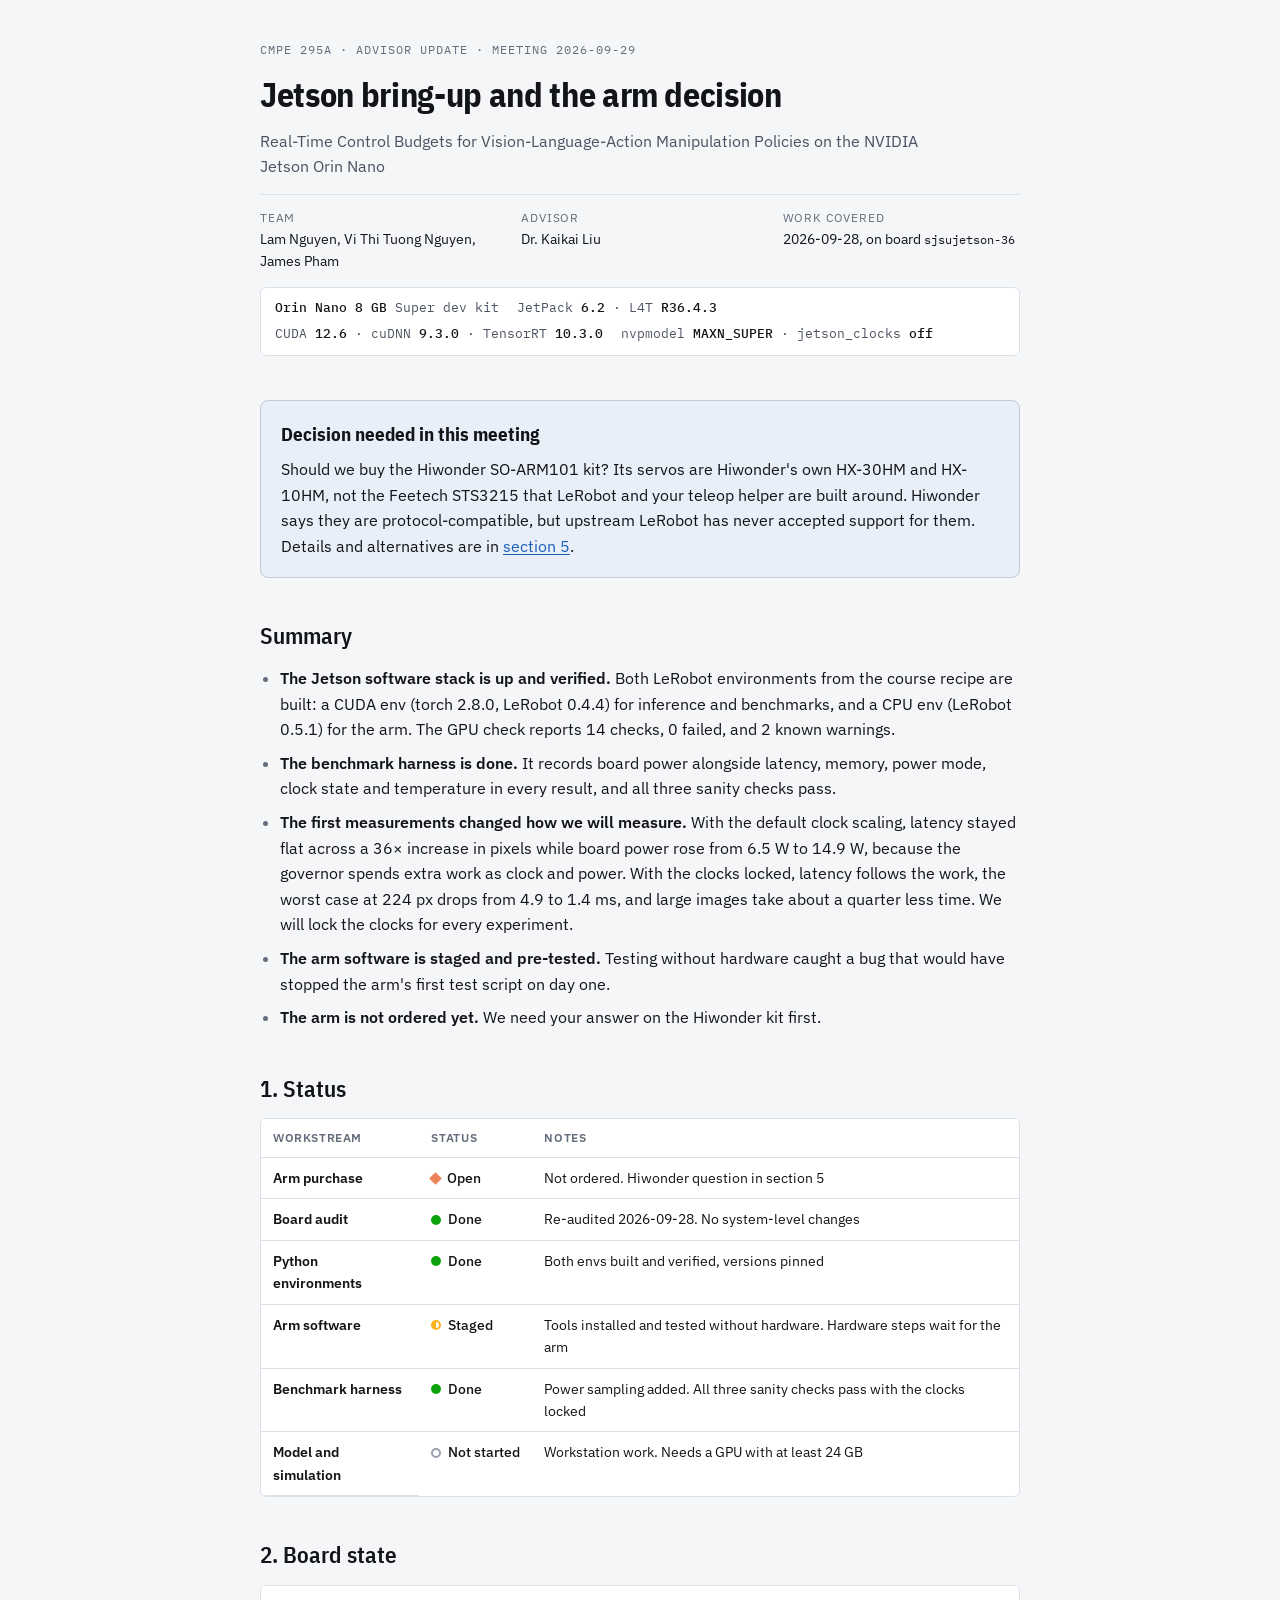
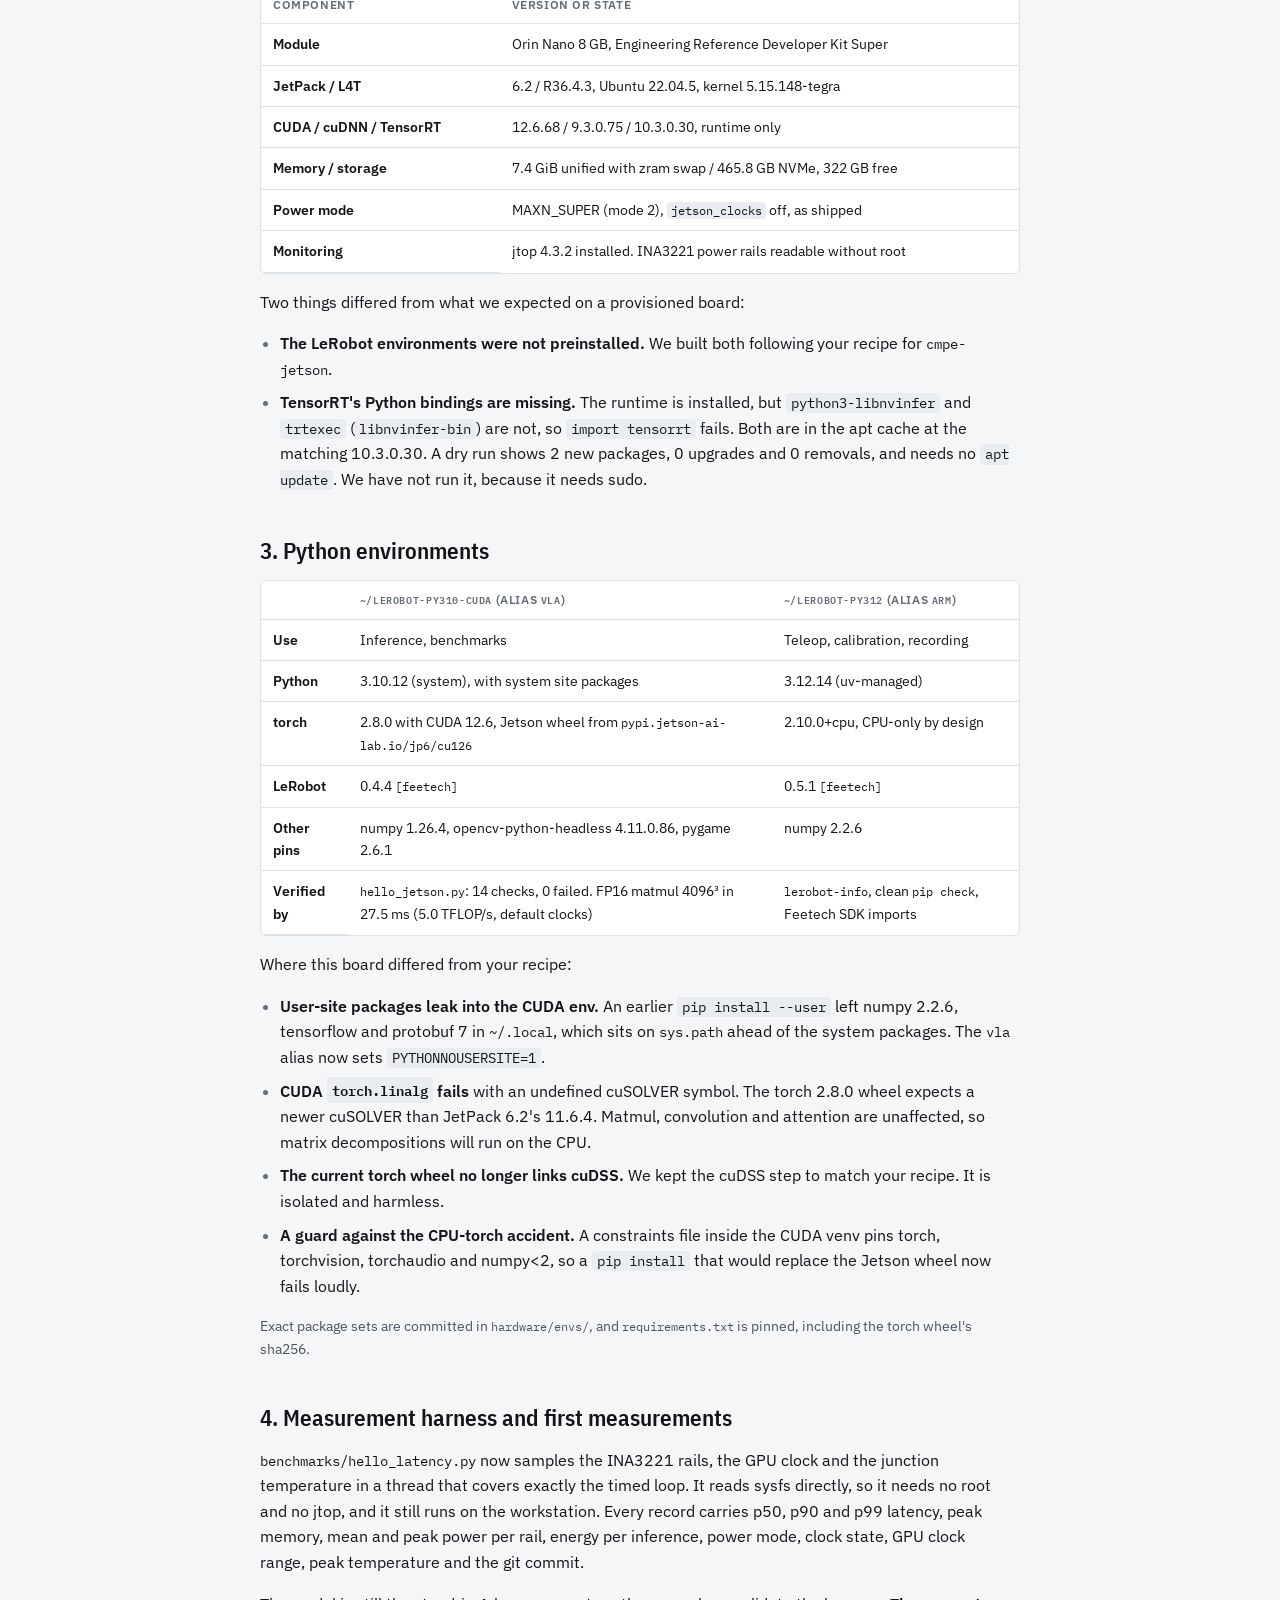
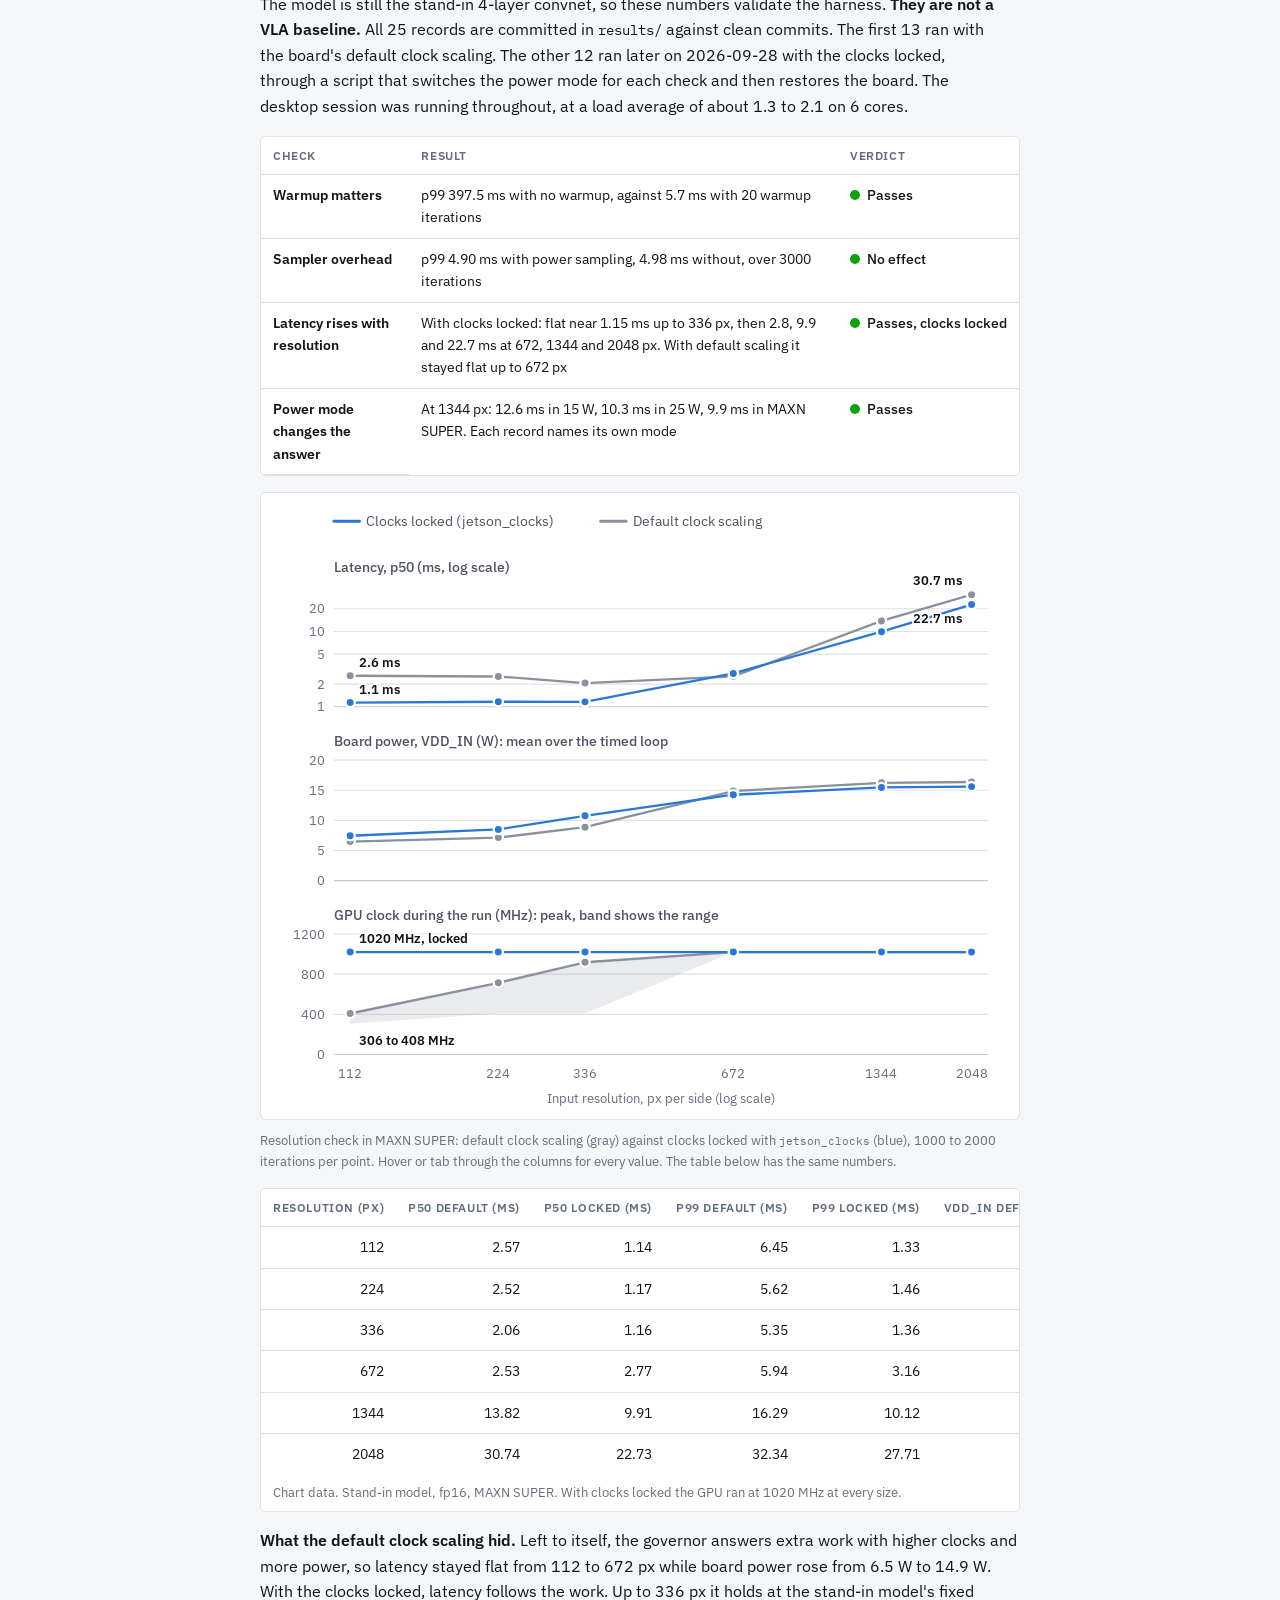
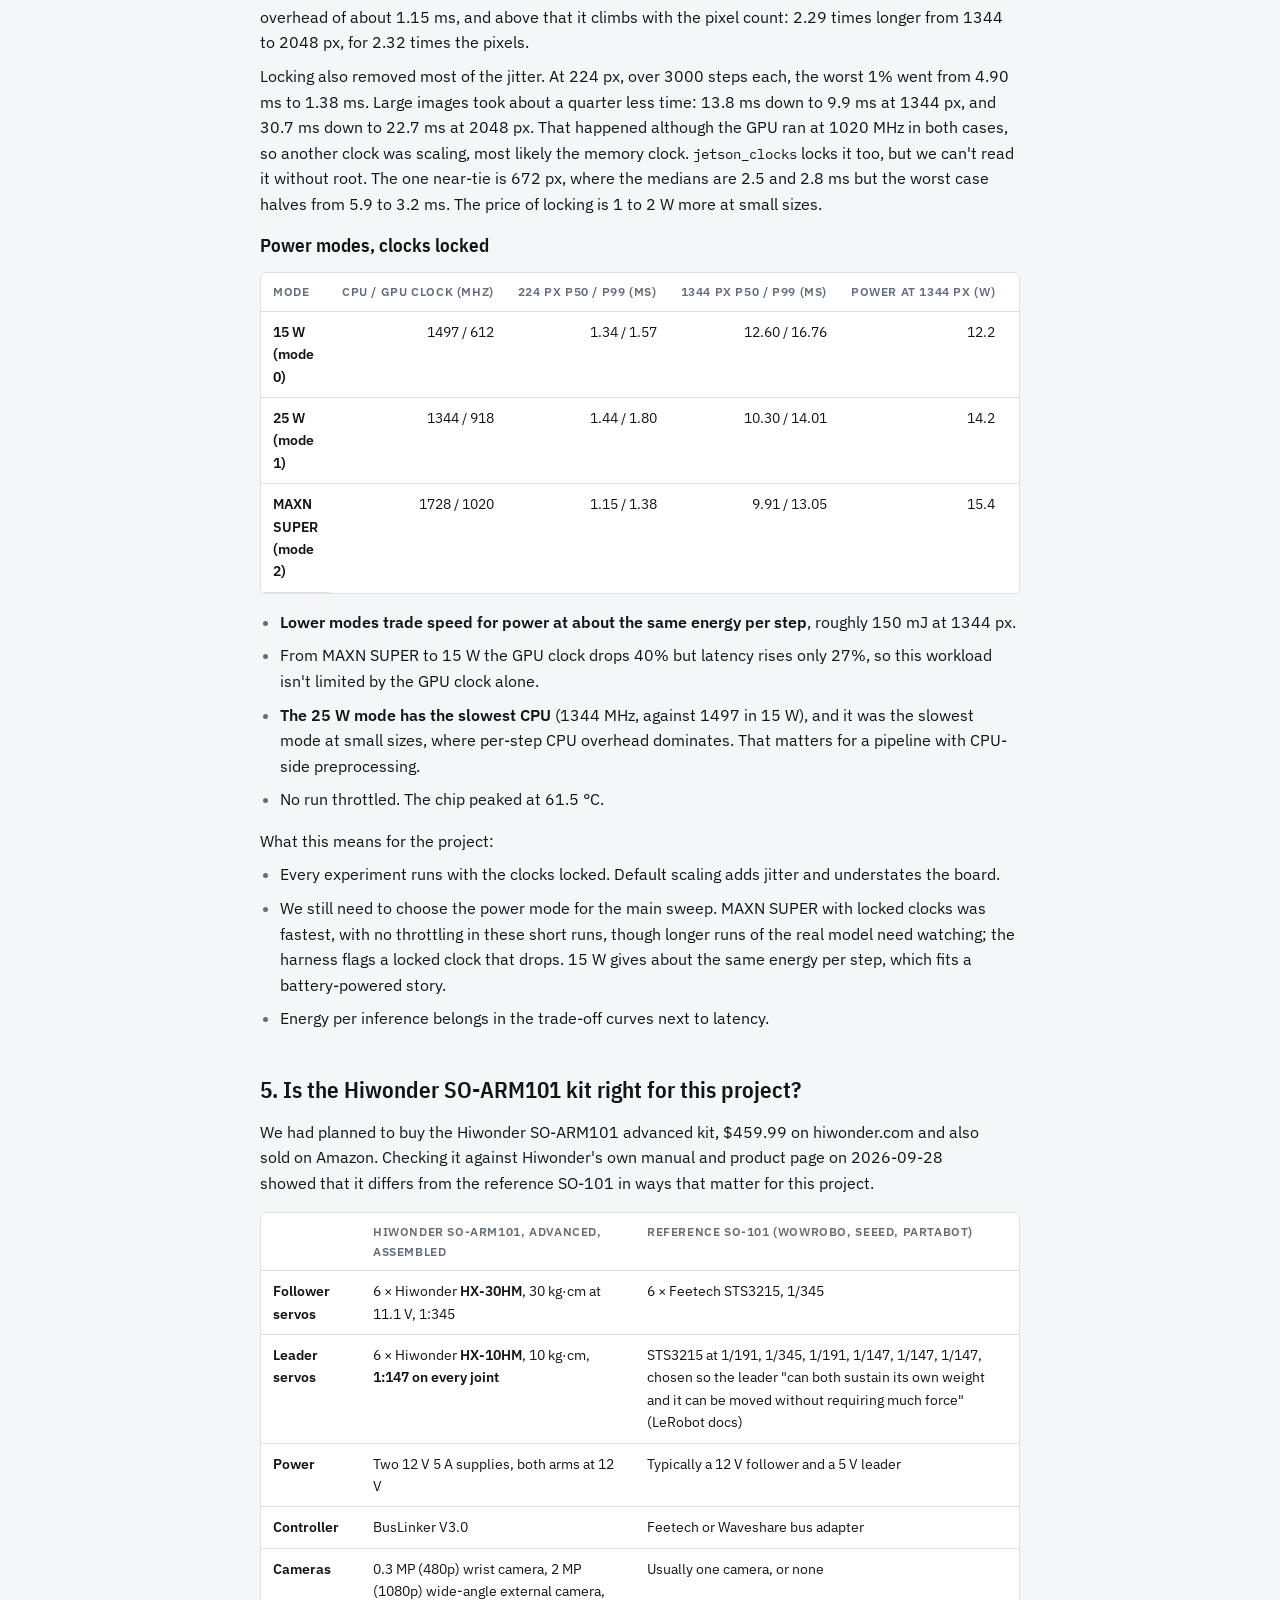
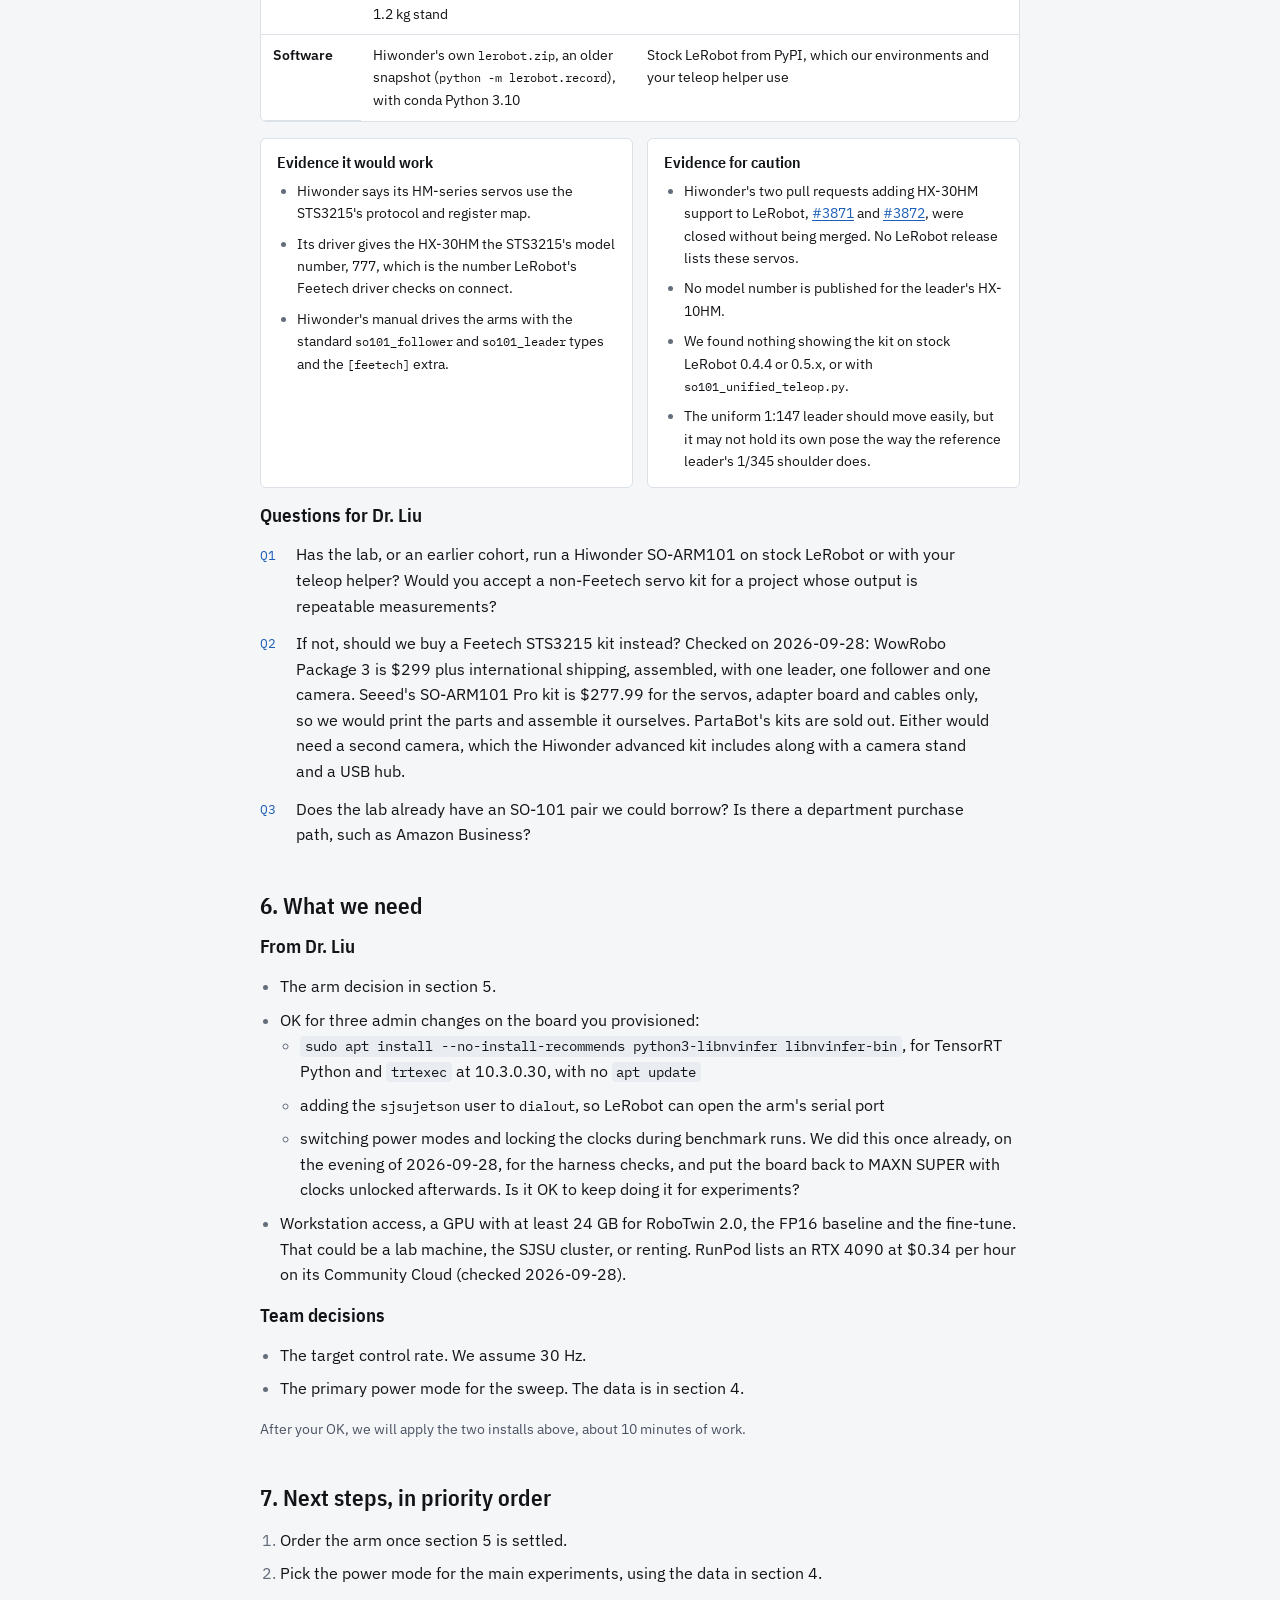
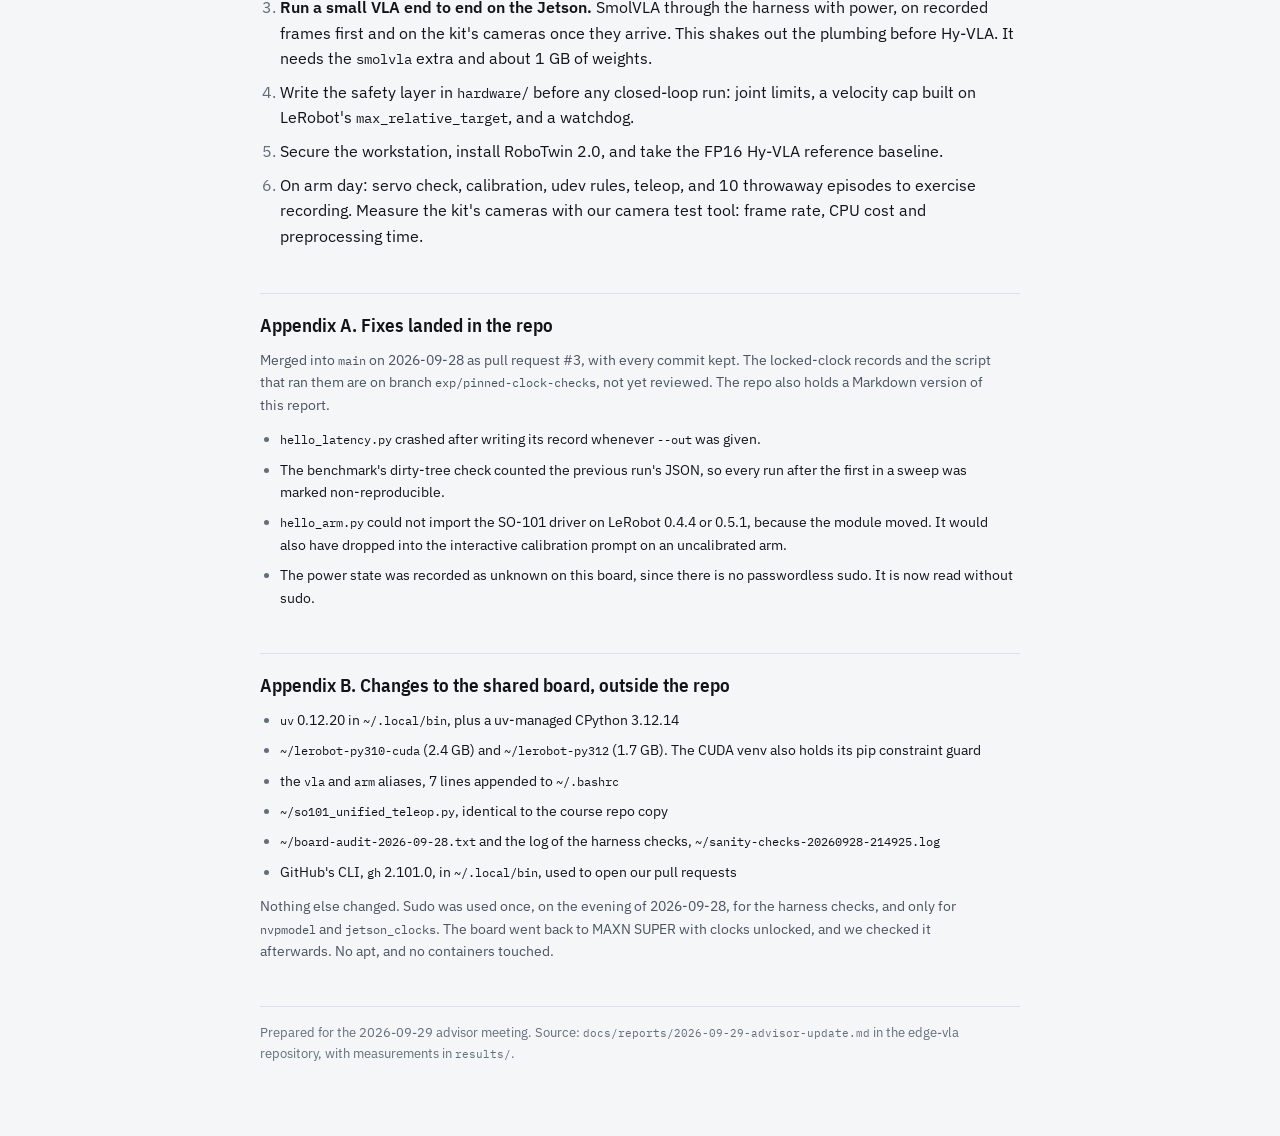
<file: docs/reports/2026-09-29-advisor-update.html>
<!doctype html><html><head><meta charset=utf8><meta name=viewport content="width=device-width,initial-scale=1,viewport-fit=cover"><style>:root{color-scheme:light;box-sizing:border-box;padding-top:env(safe-area-inset-top,0px);padding-bottom:env(safe-area-inset-bottom,0px)}html{scroll-padding-top:env(safe-area-inset-top,0px)}body{margin:0;padding:0;font:14px -apple-system,BlinkMacSystemFont,sans-serif;background:#faf9f5;color:#141413}img{max-width:100%}[hidden]:not([hidden=until-found i]){display:none!important}</style></head><body>
<title>Edge-VLA Advisor Update</title>
<link rel="preconnect" href="https://fonts.googleapis.com">
<link rel="preconnect" href="https://fonts.gstatic.com" crossorigin>
<link rel="stylesheet" href="https://fonts.googleapis.com/css2?family=IBM+Plex+Mono:wght@400;500&family=IBM+Plex+Sans+Condensed:wght@500;600;700&family=IBM+Plex+Sans:ital,wght@0,400;0,500;0,600;1,400&display=swap">
<style>
/* Layout: one column read like a lab report. A datasheet strip under the title, a 46rem measure, and wide tables scrolling inside their own box. */
:root {
  --bg: #f4f6f8;
  --paper: #ffffff;
  --ink: #121417;
  --ink-2: #4b5261;
  --muted: #646d7c;
  --rule: #dce1e7;
  --rule-strong: #c2c9d3;
  --accent: #1d5fb8;
  --accent-wash: #e8eff9;
  --series: #2a78d6;
  --series-wash: rgba(42, 120, 214, 0.10);
  --series-band: rgba(42, 120, 214, 0.16);
  --series-2: #8a919e;
  --series-2-band: rgba(138, 145, 158, 0.18);
  --code: #e9edf2;
  --good: #0ca30c;
  --warn: #fab219;
  --serious: #ec835a;
  --critical: #d03b3b;
  --neutral: #98a0ad;
  --font-display: "IBM Plex Sans Condensed", "Arial Narrow", "Roboto Condensed", system-ui, sans-serif;
  --font-body: "IBM Plex Sans", system-ui, -apple-system, "Segoe UI", Roboto, sans-serif;
  --font-mono: "IBM Plex Mono", ui-monospace, SFMono-Regular, Menlo, Consolas, monospace;
  --step-0: 1rem;
  --step-1: 1.1875rem;
  --step-2: 1.4375rem;
  --step-3: 2.125rem;
  --small: 0.875rem;
}
@media (prefers-color-scheme: dark) {
  :root:not([data-theme="light"]) {
    --bg: #0f1216;
    --paper: #161a20;
    --ink: #eef1f5;
    --ink-2: #b8c0cc;
    --muted: #939cab;
    --rule: #272d36;
    --rule-strong: #3b434f;
    --accent: #7cb0f6;
    --accent-wash: #15253b;
    --series: #3987e5;
    --series-wash: rgba(57, 135, 229, 0.14);
    --series-band: rgba(57, 135, 229, 0.22);
    --series-2: #858d99;
    --series-2-band: rgba(133, 141, 153, 0.20);
    --code: #1e242c;
    color-scheme: dark;
  }
}
:root[data-theme="dark"] {
  --bg: #0f1216;
  --paper: #161a20;
  --ink: #eef1f5;
  --ink-2: #b8c0cc;
  --muted: #939cab;
  --rule: #272d36;
  --rule-strong: #3b434f;
  --accent: #7cb0f6;
  --accent-wash: #15253b;
  --series: #3987e5;
  --series-wash: rgba(57, 135, 229, 0.14);
  --series-band: rgba(57, 135, 229, 0.22);
  --series-2: #858d99;
  --series-2-band: rgba(133, 141, 153, 0.20);
  --code: #1e242c;
  color-scheme: dark;
}

* { box-sizing: border-box; }
body {
  background: var(--bg);
  color: var(--ink);
  font-family: var(--font-body);
  font-size: var(--step-0);
  line-height: 1.6;
  -webkit-font-smoothing: antialiased;
}
.wrap {
  max-width: 50rem;
  margin: 0 auto;
  padding-inline: 20px;
  padding-block: 40px 72px;
  display: grid;
  gap: 44px;
}
a { color: var(--accent); text-underline-offset: 2px; }
a:focus-visible, summary:focus-visible { outline: 2px solid var(--accent); outline-offset: 2px; border-radius: 2px; }
code, .mono { font-family: var(--font-mono); font-size: 0.86em; }
code { background: var(--code); padding: 0.08em 0.35em; border-radius: 4px; overflow-wrap: anywhere; }
h1, h2, h3 { font-family: var(--font-display); text-wrap: balance; margin: 0; line-height: 1.2; }
h1 { font-size: var(--step-3); font-weight: 700; letter-spacing: -0.01em; }
h2 { font-size: var(--step-2); font-weight: 600; }
h3 { font-size: var(--step-1); font-weight: 600; }
p, ul, ol { margin: 0; }
section { display: grid; gap: 16px; min-width: 0; }
section > p, section li { max-width: 46rem; }
ul, ol { padding-left: 1.25rem; display: grid; gap: 8px; }
li::marker { color: var(--muted); }
strong { font-weight: 600; }

/* Masthead */
.masthead { display: grid; gap: 14px; }
.eyebrow {
  font-family: var(--font-mono); font-size: 0.78rem; letter-spacing: 0.08em;
  text-transform: uppercase; color: var(--muted);
}
.project { color: var(--ink-2); max-width: 44rem; }
.meta {
  display: grid; grid-template-columns: repeat(auto-fit, minmax(12rem, 1fr));
  gap: 10px 24px; margin: 0; padding-top: 14px; border-top: 1px solid var(--rule);
}
.meta div { min-width: 0; }
.meta dt { font-size: 0.74rem; letter-spacing: 0.07em; text-transform: uppercase; color: var(--muted); }
.meta dd { margin: 0; font-size: var(--small); }
.spec {
  font-family: var(--font-mono); font-size: 0.8rem; color: var(--ink-2);
  display: flex; flex-wrap: wrap; gap: 6px 18px; padding: 10px 14px;
  background: var(--paper); border: 1px solid var(--rule); border-radius: 6px;
}
.spec span { white-space: nowrap; }
.spec b { font-weight: 500; color: var(--ink); }

/* Decision callout: the one thing this meeting has to settle */
.decision {
  display: grid; gap: 8px; padding: 18px 20px;
  background: var(--accent-wash); border: 1px solid var(--rule-strong); border-radius: 8px;
}
.decision-label {
  font-family: var(--font-display); font-weight: 700; font-size: var(--step-1); color: var(--ink);
}

/* Tables */
.table-scroll { overflow-x: auto; background: var(--paper); border: 1px solid var(--rule); border-radius: 6px; }
table { border-collapse: collapse; width: 100%; font-size: var(--small); }
th, td { text-align: left; vertical-align: top; padding: 9px 12px; border-bottom: 1px solid var(--rule); }
tr:last-child td { border-bottom: 0; }
thead th {
  font-weight: 600; font-size: 0.76rem; letter-spacing: 0.05em; text-transform: uppercase;
  color: var(--muted); background: var(--paper);
}
tbody th { font-weight: 600; }
td.num, th.num { text-align: right; font-variant-numeric: tabular-nums; white-space: nowrap; }
caption { caption-side: bottom; text-align: left; padding: 8px 12px; color: var(--muted); font-size: 0.8rem; }
table.wide { min-width: 38rem; }

/* Status pills: shape and label carry the state, color only supports them */
.pill { display: inline-flex; align-items: center; gap: 7px; white-space: nowrap; font-weight: 500; }
.mark { width: 10px; height: 10px; flex: none; display: inline-block; }
.mark.done { background: var(--good); border-radius: 50%; }
.mark.part { border-radius: 50%; border: 2px solid var(--warn); background: linear-gradient(90deg, var(--warn) 50%, transparent 50%); }
.mark.open { background: var(--serious); transform: rotate(45deg); width: 9px; height: 9px; }
.mark.todo { border-radius: 50%; border: 2px solid var(--neutral); }

/* Figure */
figure { margin: 0; display: grid; gap: 10px; position: relative; min-width: 0; }
.chart-card { background: var(--paper); border: 1px solid var(--rule); border-radius: 6px; overflow-x: auto; padding: 12px 8px 4px; }
svg.chart { display: block; width: 100%; min-width: 520px; height: auto; font-family: var(--font-body); }
figcaption { color: var(--muted); font-size: 0.82rem; max-width: 46rem; }
.chart .grid { stroke: var(--rule); stroke-width: 1; }
.chart .baseline { stroke: var(--rule-strong); stroke-width: 1; }
.chart .tick { fill: var(--muted); font-size: 11px; font-variant-numeric: tabular-nums; }
.chart .panel-title { fill: var(--ink-2); font-size: 12.5px; font-weight: 500; }
.chart .axis-title { fill: var(--muted); font-size: 11.5px; }
.chart .line { fill: none; stroke: var(--series); stroke-width: 2; stroke-linejoin: round; stroke-linecap: round; }
.chart .area { fill: var(--series-wash); }
.chart .band { fill: var(--series-band); }
.chart .dot { fill: var(--series); stroke: var(--paper); stroke-width: 2; }
.chart .dot.on { r: 5.5; }
.chart .dlabel { fill: var(--ink); font-size: 11.5px; font-weight: 600; font-variant-numeric: tabular-nums; paint-order: stroke; stroke: var(--paper); stroke-width: 3px; stroke-linejoin: round; }
.chart .annot { stroke: var(--muted); stroke-width: 1; }
.chart .annot-label { fill: var(--ink-2); font-size: 11.5px; font-style: italic; }
.chart .crosshair { stroke: var(--ink-2); stroke-width: 1; }
.chart .line-default { stroke: var(--series-2); }
.chart .dot-default { fill: var(--series-2); }
.chart .band-default { fill: var(--series-2-band); }
.chart .key { stroke-width: 2.5; stroke-linecap: round; }
.chart .key-locked { stroke: var(--series); }
.chart .key-default { stroke: var(--series-2); }
.chart .legend-text { fill: var(--ink-2); font-size: 12px; }
.tip-key.default { background: var(--series-2); }
.tip-group { font-size: 0.74rem; letter-spacing: 0.05em; text-transform: uppercase; color: var(--muted); margin-top: 4px; }
.chart .hit { fill: transparent; cursor: crosshair; }
.chart .hit:focus { outline: none; }
.chart .hit:focus-visible { stroke: var(--accent); stroke-width: 2; }
.tip {
  position: absolute; top: 44px; left: 0; z-index: 2; pointer-events: none;
  background: var(--paper); border: 1px solid var(--rule-strong); border-radius: 6px;
  padding: 10px 12px; font-size: 0.8rem; display: grid; gap: 3px; min-width: 11rem;
  box-shadow: 0 4px 16px rgba(0, 0, 0, 0.12);
}
.tip-head { font-weight: 600; color: var(--ink); margin-bottom: 2px; }
.tip-row { display: grid; grid-template-columns: 14px auto 1fr; align-items: center; gap: 8px; color: var(--ink-2); }
.tip-row strong { color: var(--ink); font-variant-numeric: tabular-nums; }
.tip-key { width: 12px; height: 2px; background: var(--series); border-radius: 1px; }

/* Findings list after the chart */
.takeaways { display: grid; gap: 8px; }

/* Question list for Dr. Liu */
.questions { counter-reset: q; list-style: none; padding: 0; display: grid; gap: 12px; }
.questions li { counter-increment: q; display: grid; grid-template-columns: 2rem 1fr; gap: 4px; }
.questions li::before {
  content: "Q" counter(q); font-family: var(--font-mono); font-size: 0.8rem; color: var(--accent);
  padding-top: 0.2rem;
}

.evidence { display: grid; grid-template-columns: repeat(auto-fit, minmax(15rem, 1fr)); gap: 14px; }
.evidence > div { background: var(--paper); border: 1px solid var(--rule); border-radius: 6px; padding: 14px 16px; display: grid; gap: 8px; align-content: start; min-width: 0; }
.evidence h3 { font-size: 1rem; }
.evidence ul { font-size: var(--small); }

.muted { color: var(--muted); }
.fine { font-size: var(--small); color: var(--ink-2); }
.appendix { display: grid; gap: 12px; padding-top: 20px; border-top: 1px solid var(--rule); }
.appendix h2 { font-size: var(--step-1); }
.appendix ul { font-size: var(--small); }
footer { font-size: 0.8rem; color: var(--muted); border-top: 1px solid var(--rule); padding-top: 16px; }

@media (max-width: 480px) {
  .wrap { padding-block: 28px 56px; gap: 36px; }
  h1 { font-size: 1.75rem; }
}
@media (prefers-reduced-motion: reduce) { * { scroll-behavior: auto; } }
</style>
<main class="wrap">

<header class="masthead">
  <p class="eyebrow">CMPE 295A · Advisor update · Meeting 2026-09-29</p>
  <h1>Jetson bring-up and the arm decision</h1>
  <p class="project">Real-Time Control Budgets for Vision-Language-Action Manipulation Policies on the NVIDIA Jetson Orin Nano</p>
  <dl class="meta">
    <div><dt>Team</dt><dd>Lam Nguyen, Vi Thi Tuong Nguyen, James Pham</dd></div>
    <div><dt>Advisor</dt><dd>Dr. Kaikai Liu</dd></div>
    <div><dt>Work covered</dt><dd>2026-09-28, on board <span class="mono">sjsujetson-36</span></dd></div>
  </dl>
  <p class="spec" aria-label="Board specification">
    <span><b>Orin Nano 8 GB</b> Super dev kit</span>
    <span>JetPack <b>6.2</b> · L4T <b>R36.4.3</b></span>
    <span>CUDA <b>12.6</b> · cuDNN <b>9.3.0</b> · TensorRT <b>10.3.0</b></span>
    <span>nvpmodel <b>MAXN_SUPER</b> · jetson_clocks <b>off</b></span>
  </p>
</header>

<aside class="decision" aria-labelledby="decision-label">
  <p class="decision-label" id="decision-label">Decision needed in this meeting</p>
  <p>Should we buy the Hiwonder SO-ARM101 kit? Its servos are Hiwonder's own HX-30HM and HX-10HM, not the Feetech STS3215 that LeRobot and your teleop helper are built around. Hiwonder says they are protocol-compatible, but upstream LeRobot has never accepted support for them. Details and alternatives are in <a href="#arm">section 5</a>.</p>
</aside>

<section aria-labelledby="summary">
  <h2 id="summary">Summary</h2>
  <ul>
    <li><strong>The Jetson software stack is up and verified.</strong> Both LeRobot environments from the course recipe are built: a CUDA env (torch 2.8.0, LeRobot 0.4.4) for inference and benchmarks, and a CPU env (LeRobot 0.5.1) for the arm. The GPU check reports 14 checks, 0 failed, and 2 known warnings.</li>
    <li><strong>The benchmark harness is done.</strong> It records board power alongside latency, memory, power mode, clock state and temperature in every result, and all three sanity checks pass.</li>
    <li><strong>The first measurements changed how we will measure.</strong> With the default clock scaling, latency stayed flat across a 36× increase in pixels while board power rose from 6.5 W to 14.9 W, because the governor spends extra work as clock and power. With the clocks locked, latency follows the work, the worst case at 224 px drops from 4.9 to 1.4 ms, and large images take about a quarter less time. We will lock the clocks for every experiment.</li>
    <li><strong>The arm software is staged and pre-tested.</strong> Testing without hardware caught a bug that would have stopped the arm's first test script on day one.</li>
    <li><strong>The arm is not ordered yet.</strong> We need your answer on the Hiwonder kit first.</li>
  </ul>
</section>

<section aria-labelledby="status">
  <h2 id="status">1. Status</h2>
  <div class="table-scroll">
    <table class="wide">
      <thead><tr><th scope="col">Workstream</th><th scope="col">Status</th><th scope="col">Notes</th></tr></thead>
      <tbody>
        <tr><th scope="row">Arm purchase</th><td><span class="pill"><span class="mark open" aria-hidden="true"></span>Open</span></td><td>Not ordered. Hiwonder question in section 5</td></tr>
        <tr><th scope="row">Board audit</th><td><span class="pill"><span class="mark done" aria-hidden="true"></span>Done</span></td><td>Re-audited 2026-09-28. No system-level changes</td></tr>
        <tr><th scope="row">Python environments</th><td><span class="pill"><span class="mark done" aria-hidden="true"></span>Done</span></td><td>Both envs built and verified, versions pinned</td></tr>
        <tr><th scope="row">Arm software</th><td><span class="pill"><span class="mark part" aria-hidden="true"></span>Staged</span></td><td>Tools installed and tested without hardware. Hardware steps wait for the arm</td></tr>
        <tr><th scope="row">Benchmark harness</th><td><span class="pill"><span class="mark done" aria-hidden="true"></span>Done</span></td><td>Power sampling added. All three sanity checks pass with the clocks locked</td></tr>
        <tr><th scope="row">Model and simulation</th><td><span class="pill"><span class="mark todo" aria-hidden="true"></span>Not started</span></td><td>Workstation work. Needs a GPU with at least 24 GB</td></tr>
      </tbody>
    </table>
  </div>
</section>

<section aria-labelledby="board">
  <h2 id="board">2. Board state</h2>
  <div class="table-scroll">
    <table class="wide">
      <thead><tr><th scope="col">Component</th><th scope="col">Version or state</th></tr></thead>
      <tbody>
        <tr><th scope="row">Module</th><td>Orin Nano 8 GB, Engineering Reference Developer Kit Super</td></tr>
        <tr><th scope="row">JetPack / L4T</th><td>6.2 / R36.4.3, Ubuntu 22.04.5, kernel 5.15.148-tegra</td></tr>
        <tr><th scope="row">CUDA / cuDNN / TensorRT</th><td>12.6.68 / 9.3.0.75 / 10.3.0.30, runtime only</td></tr>
        <tr><th scope="row">Memory / storage</th><td>7.4 GiB unified with zram swap / 465.8 GB NVMe, 322 GB free</td></tr>
        <tr><th scope="row">Power mode</th><td>MAXN_SUPER (mode 2), <code>jetson_clocks</code> off, as shipped</td></tr>
        <tr><th scope="row">Monitoring</th><td>jtop 4.3.2 installed. INA3221 power rails readable without root</td></tr>
      </tbody>
    </table>
  </div>
  <p>Two things differed from what we expected on a provisioned board:</p>
  <ul>
    <li><strong>The LeRobot environments were not preinstalled.</strong> We built both following your recipe for <span class="mono">cmpe-jetson</span>.</li>
    <li><strong>TensorRT's Python bindings are missing.</strong> The runtime is installed, but <code>python3-libnvinfer</code> and <code>trtexec</code> (<code>libnvinfer-bin</code>) are not, so <code>import tensorrt</code> fails. Both are in the apt cache at the matching 10.3.0.30. A dry run shows 2 new packages, 0 upgrades and 0 removals, and needs no <code>apt update</code>. We have not run it, because it needs sudo.</li>
  </ul>
</section>

<section aria-labelledby="envs">
  <h2 id="envs">3. Python environments</h2>
  <div class="table-scroll">
    <table class="wide">
      <thead><tr><th scope="col"></th><th scope="col"><span class="mono">~/lerobot-py310-cuda</span> (alias <span class="mono">vla</span>)</th><th scope="col"><span class="mono">~/lerobot-py312</span> (alias <span class="mono">arm</span>)</th></tr></thead>
      <tbody>
        <tr><th scope="row">Use</th><td>Inference, benchmarks</td><td>Teleop, calibration, recording</td></tr>
        <tr><th scope="row">Python</th><td>3.10.12 (system), with system site packages</td><td>3.12.14 (uv-managed)</td></tr>
        <tr><th scope="row">torch</th><td>2.8.0 with CUDA 12.6, Jetson wheel from <span class="mono">pypi.jetson-ai-lab.io/jp6/cu126</span></td><td>2.10.0+cpu, CPU-only by design</td></tr>
        <tr><th scope="row">LeRobot</th><td>0.4.4 <span class="mono">[feetech]</span></td><td>0.5.1 <span class="mono">[feetech]</span></td></tr>
        <tr><th scope="row">Other pins</th><td>numpy 1.26.4, opencv-python-headless 4.11.0.86, pygame 2.6.1</td><td>numpy 2.2.6</td></tr>
        <tr><th scope="row">Verified by</th><td><span class="mono">hello_jetson.py</span>: 14 checks, 0 failed. FP16 matmul 4096³ in 27.5 ms (5.0 TFLOP/s, default clocks)</td><td><span class="mono">lerobot-info</span>, clean <span class="mono">pip check</span>, Feetech SDK imports</td></tr>
      </tbody>
    </table>
  </div>
  <p>Where this board differed from your recipe:</p>
  <ul>
    <li><strong>User-site packages leak into the CUDA env.</strong> An earlier <code>pip install --user</code> left numpy 2.2.6, tensorflow and protobuf 7 in <span class="mono">~/.local</span>, which sits on <span class="mono">sys.path</span> ahead of the system packages. The <span class="mono">vla</span> alias now sets <code>PYTHONNOUSERSITE=1</code>.</li>
    <li><strong>CUDA <code>torch.linalg</code> fails</strong> with an undefined cuSOLVER symbol. The torch 2.8.0 wheel expects a newer cuSOLVER than JetPack 6.2's 11.6.4. Matmul, convolution and attention are unaffected, so matrix decompositions will run on the CPU.</li>
    <li><strong>The current torch wheel no longer links cuDSS.</strong> We kept the cuDSS step to match your recipe. It is isolated and harmless.</li>
    <li><strong>A guard against the CPU-torch accident.</strong> A constraints file inside the CUDA venv pins torch, torchvision, torchaudio and numpy&lt;2, so a <code>pip install</code> that would replace the Jetson wheel now fails loudly.</li>
  </ul>
  <p class="fine">Exact package sets are committed in <span class="mono">hardware/envs/</span>, and <span class="mono">requirements.txt</span> is pinned, including the torch wheel's sha256.</p>
</section>

<section aria-labelledby="harness">
  <h2 id="harness">4. Measurement harness and first measurements</h2>
  <p><span class="mono">benchmarks/hello_latency.py</span> now samples the INA3221 rails, the GPU clock and the junction temperature in a thread that covers exactly the timed loop. It reads sysfs directly, so it needs no root and no jtop, and it still runs on the workstation. Every record carries p50, p90 and p99 latency, peak memory, mean and peak power per rail, energy per inference, power mode, clock state, GPU clock range, peak temperature and the git commit.</p>
  <p>The model is still the stand-in 4-layer convnet, so these numbers validate the harness. <strong>They are not a VLA baseline.</strong> All 25 records are committed in <span class="mono">results/</span> against clean commits. The first 13 ran with the board's default clock scaling. The other 12 ran later on 2026-09-28 with the clocks locked, through a script that switches the power mode for each check and then restores the board. The desktop session was running throughout, at a load average of about 1.3 to 2.1 on 6 cores.</p>
  <div class="table-scroll">
    <table class="wide">
      <thead><tr><th scope="col">Check</th><th scope="col">Result</th><th scope="col">Verdict</th></tr></thead>
      <tbody>
        <tr><th scope="row">Warmup matters</th><td>p99 397.5 ms with no warmup, against 5.7 ms with 20 warmup iterations</td><td><span class="pill"><span class="mark done" aria-hidden="true"></span>Passes</span></td></tr>
        <tr><th scope="row">Sampler overhead</th><td>p99 4.90 ms with power sampling, 4.98 ms without, over 3000 iterations</td><td><span class="pill"><span class="mark done" aria-hidden="true"></span>No effect</span></td></tr>
        <tr><th scope="row">Latency rises with resolution</th><td>With clocks locked: flat near 1.15 ms up to 336 px, then 2.8, 9.9 and 22.7 ms at 672, 1344 and 2048 px. With default scaling it stayed flat up to 672 px</td><td><span class="pill"><span class="mark done" aria-hidden="true"></span>Passes, clocks locked</span></td></tr>
        <tr><th scope="row">Power mode changes the answer</th><td>At 1344 px: 12.6 ms in 15 W, 10.3 ms in 25 W, 9.9 ms in MAXN SUPER. Each record names its own mode</td><td><span class="pill"><span class="mark done" aria-hidden="true"></span>Passes</span></td></tr>
      </tbody>
    </table>
  </div>

  <figure>
    <div class="chart-card">
<svg class="chart" viewBox="0 0 640 526" role="img" aria-labelledby="chart-title chart-desc">
<title id="chart-title">Latency, board power and GPU clock against input resolution, default clock scaling versus locked clocks</title>
<desc id="chart-desc">Stand-in model, MAXN SUPER. With default clock scaling, p50 latency stays between 2.1 and 2.6 ms from 112 to 672 px while the GPU clock rises from 306 to 1020 MHz. With clocks locked, latency sits near 1.15 ms up to 336 px, then rises to 2.8, 9.9 and 22.7 ms at 672, 1344 and 2048 px. Default scaling takes 13.8 and 30.7 ms at 1344 and 2048 px. The table below lists every value.</desc>
<g class="legend">
<line class="key key-locked" x1="56" x2="78" y1="14" y2="14"/><text class="legend-text" x="84" y="18">Clocks locked (jetson_clocks)</text>
<line class="key key-default" x1="286" x2="308" y1="14" y2="14"/><text class="legend-text" x="314" y="18">Default clock scaling</text>
</g>
<text class="panel-title" x="56" y="58">Latency, p50 (ms, log scale)</text>
<line class="baseline" x1="56" x2="620" y1="174.0" y2="174.0"/>
<text class="tick" x="48" y="178.0" text-anchor="end">1</text>
<line class="grid" x1="56" x2="620" y1="154.5" y2="154.5"/>
<text class="tick" x="48" y="158.5" text-anchor="end">2</text>
<line class="grid" x1="56" x2="620" y1="128.6" y2="128.6"/>
<text class="tick" x="48" y="132.6" text-anchor="end">5</text>
<line class="grid" x1="56" x2="620" y1="109.1" y2="109.1"/>
<text class="tick" x="48" y="113.1" text-anchor="end">10</text>
<line class="grid" x1="56" x2="620" y1="89.5" y2="89.5"/>
<text class="tick" x="48" y="93.5" text-anchor="end">20</text>
<polyline class="line line-default" points="70.0,147.3 197.8,147.9 272.6,153.6 400.5,147.8 528.3,100.0 606.0,77.4"/>
<circle class="dot dot-default" data-i="0" cx="70.0" cy="147.3" r="4"/>
<circle class="dot dot-default" data-i="1" cx="197.8" cy="147.9" r="4"/>
<circle class="dot dot-default" data-i="2" cx="272.6" cy="153.6" r="4"/>
<circle class="dot dot-default" data-i="3" cx="400.5" cy="147.8" r="4"/>
<circle class="dot dot-default" data-i="4" cx="528.3" cy="100.0" r="4"/>
<circle class="dot dot-default" data-i="5" cx="606.0" cy="77.4" r="4"/>
<polyline class="line line-locked" points="70.0,170.4 197.8,169.7 272.6,169.8 400.5,145.3 528.3,109.3 606.0,85.9"/>
<circle class="dot dot-locked" data-i="0" cx="70.0" cy="170.4" r="4"/>
<circle class="dot dot-locked" data-i="1" cx="197.8" cy="169.7" r="4"/>
<circle class="dot dot-locked" data-i="2" cx="272.6" cy="169.8" r="4"/>
<circle class="dot dot-locked" data-i="3" cx="400.5" cy="145.3" r="4"/>
<circle class="dot dot-locked" data-i="4" cx="528.3" cy="109.3" r="4"/>
<circle class="dot dot-locked" data-i="5" cx="606.0" cy="85.9" r="4"/>
<text class="dlabel" x="78.0" y="139.3">2.6 ms</text>
<text class="dlabel" x="78.0" y="163.4">1.1 ms</text>
<text class="dlabel" x="598.0" y="69.4" text-anchor="end">30.7 ms</text>
<text class="dlabel" x="598.0" y="101.9" text-anchor="end">22.7 ms</text>
<text class="panel-title" x="56" y="208">Board power, VDD_IN (W): mean over the timed loop</text>
<line class="baseline" x1="56" x2="620" y1="324.0" y2="324.0"/>
<text class="tick" x="48" y="328.0" text-anchor="end">0</text>
<line class="grid" x1="56" x2="620" y1="298.0" y2="298.0"/>
<text class="tick" x="48" y="302.0" text-anchor="end">5</text>
<line class="grid" x1="56" x2="620" y1="272.0" y2="272.0"/>
<text class="tick" x="48" y="276.0" text-anchor="end">10</text>
<line class="grid" x1="56" x2="620" y1="246.0" y2="246.0"/>
<text class="tick" x="48" y="250.0" text-anchor="end">15</text>
<line class="grid" x1="56" x2="620" y1="220.0" y2="220.0"/>
<text class="tick" x="48" y="224.0" text-anchor="end">20</text>
<polyline class="line line-default" points="70.0,290.3 197.8,286.9 272.6,277.9 400.5,246.7 528.3,239.6 606.0,238.9"/>
<circle class="dot dot-default" data-i="0" cx="70.0" cy="290.3" r="4"/>
<circle class="dot dot-default" data-i="1" cx="197.8" cy="286.9" r="4"/>
<circle class="dot dot-default" data-i="2" cx="272.6" cy="277.9" r="4"/>
<circle class="dot dot-default" data-i="3" cx="400.5" cy="246.7" r="4"/>
<circle class="dot dot-default" data-i="4" cx="528.3" cy="239.6" r="4"/>
<circle class="dot dot-default" data-i="5" cx="606.0" cy="238.9" r="4"/>
<polyline class="line line-locked" points="70.0,285.3 197.8,279.8 272.6,268.1 400.5,249.9 528.3,243.6 606.0,242.9"/>
<circle class="dot dot-locked" data-i="0" cx="70.0" cy="285.3" r="4"/>
<circle class="dot dot-locked" data-i="1" cx="197.8" cy="279.8" r="4"/>
<circle class="dot dot-locked" data-i="2" cx="272.6" cy="268.1" r="4"/>
<circle class="dot dot-locked" data-i="3" cx="400.5" cy="249.9" r="4"/>
<circle class="dot dot-locked" data-i="4" cx="528.3" cy="243.6" r="4"/>
<circle class="dot dot-locked" data-i="5" cx="606.0" cy="242.9" r="4"/>
<text class="panel-title" x="56" y="358">GPU clock during the run (MHz): peak, band shows the range</text>
<line class="baseline" x1="56" x2="620" y1="474.0" y2="474.0"/>
<text class="tick" x="48" y="478.0" text-anchor="end">0</text>
<line class="grid" x1="56" x2="620" y1="439.3" y2="439.3"/>
<text class="tick" x="48" y="443.3" text-anchor="end">400</text>
<line class="grid" x1="56" x2="620" y1="404.7" y2="404.7"/>
<text class="tick" x="48" y="408.7" text-anchor="end">800</text>
<line class="grid" x1="56" x2="620" y1="370.0" y2="370.0"/>
<text class="tick" x="48" y="374.0" text-anchor="end">1200</text>
<polygon class="band band-default" points="70.0,438.6 197.8,412.1 272.6,394.4 400.5,385.6 528.3,385.6 606.0,385.6 606.0,385.6 528.3,385.6 400.5,385.6 272.6,438.6 197.8,438.6 70.0,447.5"/>
<polyline class="line line-default" points="70.0,438.6 197.8,412.1 272.6,394.4 400.5,385.6 528.3,385.6 606.0,385.6"/>
<circle class="dot dot-default" data-i="0" cx="70.0" cy="438.6" r="4"/>
<circle class="dot dot-default" data-i="1" cx="197.8" cy="412.1" r="4"/>
<circle class="dot dot-default" data-i="2" cx="272.6" cy="394.4" r="4"/>
<circle class="dot dot-default" data-i="3" cx="400.5" cy="385.6" r="4"/>
<circle class="dot dot-default" data-i="4" cx="528.3" cy="385.6" r="4"/>
<circle class="dot dot-default" data-i="5" cx="606.0" cy="385.6" r="4"/>
<polyline class="line line-locked" points="70.0,385.6 197.8,385.6 272.6,385.6 400.5,385.6 528.3,385.6 606.0,385.6"/>
<circle class="dot dot-locked" data-i="0" cx="70.0" cy="385.6" r="4"/>
<circle class="dot dot-locked" data-i="1" cx="197.8" cy="385.6" r="4"/>
<circle class="dot dot-locked" data-i="2" cx="272.6" cy="385.6" r="4"/>
<circle class="dot dot-locked" data-i="3" cx="400.5" cy="385.6" r="4"/>
<circle class="dot dot-locked" data-i="4" cx="528.3" cy="385.6" r="4"/>
<circle class="dot dot-locked" data-i="5" cx="606.0" cy="385.6" r="4"/>
<text class="dlabel" x="78.0" y="377.6">1020 MHz, locked</text>
<text class="dlabel" x="78.0" y="465.5">306 to 408 MHz</text>
<text class="tick" x="70.0" y="494" text-anchor="middle">112</text>
<text class="tick" x="197.8" y="494" text-anchor="middle">224</text>
<text class="tick" x="272.6" y="494" text-anchor="middle">336</text>
<text class="tick" x="400.5" y="494" text-anchor="middle">672</text>
<text class="tick" x="528.3" y="494" text-anchor="middle">1344</text>
<text class="tick" x="606.0" y="494" text-anchor="middle">2048</text>
<text class="axis-title" x="338.0" y="516" text-anchor="middle">Input resolution, px per side (log scale)</text>
<line class="crosshair" x1="0" x2="0" y1="30" y2="474" visibility="hidden"/>
<rect class="hit" tabindex="0" data-i="0" x="56.0" y="30" width="77.9" height="444" aria-label="112 px. Locked: p50 1.14 ms, p99 1.33 ms, 7.44 W. Default: p50 2.57 ms, p99 6.45 ms, 6.49 W, GPU 306 to 408 MHz"/>
<rect class="hit" tabindex="0" data-i="1" x="133.9" y="30" width="101.3" height="444" aria-label="224 px. Locked: p50 1.17 ms, p99 1.46 ms, 8.50 W. Default: p50 2.52 ms, p99 5.62 ms, 7.13 W, GPU 408 to 714 MHz"/>
<rect class="hit" tabindex="0" data-i="2" x="235.2" y="30" width="101.3" height="444" aria-label="336 px. Locked: p50 1.16 ms, p99 1.36 ms, 10.75 W. Default: p50 2.06 ms, p99 5.35 ms, 8.87 W, GPU 408 to 918 MHz"/>
<rect class="hit" tabindex="0" data-i="3" x="336.5" y="30" width="127.8" height="444" aria-label="672 px. Locked: p50 2.77 ms, p99 3.16 ms, 14.25 W. Default: p50 2.53 ms, p99 5.94 ms, 14.87 W, GPU 1020 to 1020 MHz"/>
<rect class="hit" tabindex="0" data-i="4" x="464.4" y="30" width="102.8" height="444" aria-label="1344 px. Locked: p50 9.91 ms, p99 10.12 ms, 15.47 W. Default: p50 13.82 ms, p99 16.29 ms, 16.23 W, GPU 1020 to 1020 MHz"/>
<rect class="hit" tabindex="0" data-i="5" x="567.2" y="30" width="52.8" height="444" aria-label="2048 px. Locked: p50 22.73 ms, p99 27.71 ms, 15.60 W. Default: p50 30.74 ms, p99 32.34 ms, 16.36 W, GPU 1020 to 1020 MHz"/>
</svg>

    </div>
    <div class="tip" id="chart-tip" hidden></div>
    <figcaption>Resolution check in MAXN SUPER: default clock scaling (gray) against clocks locked with <span class="mono">jetson_clocks</span> (blue), 1000 to 2000 iterations per point. Hover or tab through the columns for every value. The table below has the same numbers.</figcaption>
  </figure>

  <div class="table-scroll">
    <table class="wide" id="chart-table">
      <caption>Chart data. Stand-in model, fp16, MAXN SUPER. With clocks locked the GPU ran at 1020 MHz at every size.</caption>
      <thead><tr><th scope="col" class="num">Resolution (px)</th><th scope="col" class="num">p50 default (ms)</th><th scope="col" class="num">p50 locked (ms)</th><th scope="col" class="num">p99 default (ms)</th><th scope="col" class="num">p99 locked (ms)</th><th scope="col" class="num">VDD_IN default (W)</th><th scope="col" class="num">VDD_IN locked (W)</th><th scope="col" class="num">GPU clock default (MHz)</th></tr></thead>
      <tbody>
        <tr><td class="num">112</td><td class="num">2.57</td><td class="num">1.14</td><td class="num">6.45</td><td class="num">1.33</td><td class="num">6.49</td><td class="num">7.44</td><td class="num">306–408</td></tr>
        <tr><td class="num">224</td><td class="num">2.52</td><td class="num">1.17</td><td class="num">5.62</td><td class="num">1.46</td><td class="num">7.13</td><td class="num">8.50</td><td class="num">408–714</td></tr>
        <tr><td class="num">336</td><td class="num">2.06</td><td class="num">1.16</td><td class="num">5.35</td><td class="num">1.36</td><td class="num">8.87</td><td class="num">10.75</td><td class="num">408–918</td></tr>
        <tr><td class="num">672</td><td class="num">2.53</td><td class="num">2.77</td><td class="num">5.94</td><td class="num">3.16</td><td class="num">14.87</td><td class="num">14.25</td><td class="num">1020</td></tr>
        <tr><td class="num">1344</td><td class="num">13.82</td><td class="num">9.91</td><td class="num">16.29</td><td class="num">10.12</td><td class="num">16.23</td><td class="num">15.47</td><td class="num">1020</td></tr>
        <tr><td class="num">2048</td><td class="num">30.74</td><td class="num">22.73</td><td class="num">32.34</td><td class="num">27.71</td><td class="num">16.36</td><td class="num">15.60</td><td class="num">1020</td></tr>
      </tbody>
    </table>
  </div>

  <div class="takeaways">
    <p><strong>What the default clock scaling hid.</strong> Left to itself, the governor answers extra work with higher clocks and more power, so latency stayed flat from 112 to 672 px while board power rose from 6.5 W to 14.9 W. With the clocks locked, latency follows the work. Up to 336 px it holds at the stand-in model's fixed overhead of about 1.15 ms, and above that it climbs with the pixel count: 2.29 times longer from 1344 to 2048 px, for 2.32 times the pixels.</p>
    <p>Locking also removed most of the jitter. At 224 px, over 3000 steps each, the worst 1% went from 4.90 ms to 1.38 ms. Large images took about a quarter less time: 13.8 ms down to 9.9 ms at 1344 px, and 30.7 ms down to 22.7 ms at 2048 px. That happened although the GPU ran at 1020 MHz in both cases, so another clock was scaling, most likely the memory clock. <span class="mono">jetson_clocks</span> locks it too, but we can't read it without root. The one near-tie is 672 px, where the medians are 2.5 and 2.8 ms but the worst case halves from 5.9 to 3.2 ms. The price of locking is 1 to 2 W more at small sizes.</p>
  </div>

  <h3>Power modes, clocks locked</h3>
  <div class="table-scroll">
    <table class="wide">
      <thead><tr><th scope="col">Mode</th><th scope="col" class="num">CPU / GPU clock (MHz)</th><th scope="col" class="num">224 px p50 / p99 (ms)</th><th scope="col" class="num">1344 px p50 / p99 (ms)</th><th scope="col" class="num">Power at 1344 px (W)</th><th scope="col" class="num">Energy per step at 1344 px (mJ)</th></tr></thead>
      <tbody>
        <tr><th scope="row">15 W (mode 0)</th><td class="num">1497 / 612</td><td class="num">1.34 / 1.57</td><td class="num">12.60 / 16.76</td><td class="num">12.2</td><td class="num">155</td></tr>
        <tr><th scope="row">25 W (mode 1)</th><td class="num">1344 / 918</td><td class="num">1.44 / 1.80</td><td class="num">10.30 / 14.01</td><td class="num">14.2</td><td class="num">148</td></tr>
        <tr><th scope="row">MAXN SUPER (mode 2)</th><td class="num">1728 / 1020</td><td class="num">1.15 / 1.38</td><td class="num">9.91 / 13.05</td><td class="num">15.4</td><td class="num">154</td></tr>
      </tbody>
    </table>
  </div>
  <ul>
    <li><strong>Lower modes trade speed for power at about the same energy per step</strong>, roughly 150 mJ at 1344 px.</li>
    <li>From MAXN SUPER to 15 W the GPU clock drops 40% but latency rises only 27%, so this workload isn't limited by the GPU clock alone.</li>
    <li><strong>The 25 W mode has the slowest CPU</strong> (1344 MHz, against 1497 in 15 W), and it was the slowest mode at small sizes, where per-step CPU overhead dominates. That matters for a pipeline with CPU-side preprocessing.</li>
    <li>No run throttled. The chip peaked at 61.5 °C.</li>
  </ul>

  <div class="takeaways">
    <p>What this means for the project:</p>
    <ul>
      <li>Every experiment runs with the clocks locked. Default scaling adds jitter and understates the board.</li>
      <li>We still need to choose the power mode for the main sweep. MAXN SUPER with locked clocks was fastest, with no throttling in these short runs, though longer runs of the real model need watching; the harness flags a locked clock that drops. 15 W gives about the same energy per step, which fits a battery-powered story.</li>
      <li>Energy per inference belongs in the trade-off curves next to latency.</li>
    </ul>
  </div>
</section>

<section aria-labelledby="arm" id="arm-section">
  <h2 id="arm">5. Is the Hiwonder SO-ARM101 kit right for this project?</h2>
  <p>We had planned to buy the Hiwonder SO-ARM101 advanced kit, $459.99 on hiwonder.com and also sold on Amazon. Checking it against Hiwonder's own manual and product page on 2026-09-28 showed that it differs from the reference SO-101 in ways that matter for this project.</p>
  <div class="table-scroll">
    <table class="wide">
      <thead><tr><th scope="col"></th><th scope="col">Hiwonder SO-ARM101, advanced, assembled</th><th scope="col">Reference SO-101 (WowRobo, Seeed, PartaBot)</th></tr></thead>
      <tbody>
        <tr><th scope="row">Follower servos</th><td>6 × Hiwonder <strong>HX-30HM</strong>, 30 kg·cm at 11.1 V, 1:345</td><td>6 × Feetech STS3215, 1/345</td></tr>
        <tr><th scope="row">Leader servos</th><td>6 × Hiwonder <strong>HX-10HM</strong>, 10 kg·cm, <strong>1:147 on every joint</strong></td><td>STS3215 at 1/191, 1/345, 1/191, 1/147, 1/147, 1/147, chosen so the leader "can both sustain its own weight and it can be moved without requiring much force" (LeRobot docs)</td></tr>
        <tr><th scope="row">Power</th><td>Two 12 V 5 A supplies, both arms at 12 V</td><td>Typically a 12 V follower and a 5 V leader</td></tr>
        <tr><th scope="row">Controller</th><td>BusLinker V3.0</td><td>Feetech or Waveshare bus adapter</td></tr>
        <tr><th scope="row">Cameras</th><td>0.3 MP (480p) wrist camera, 2 MP (1080p) wide-angle external camera, 1.2 kg stand</td><td>Usually one camera, or none</td></tr>
        <tr><th scope="row">Software</th><td>Hiwonder's own <span class="mono">lerobot.zip</span>, an older snapshot (<span class="mono">python -m lerobot.record</span>), with conda Python 3.10</td><td>Stock LeRobot from PyPI, which our environments and your teleop helper use</td></tr>
      </tbody>
    </table>
  </div>

  <div class="evidence">
    <div>
      <h3>Evidence it would work</h3>
      <ul>
        <li>Hiwonder says its HM-series servos use the STS3215's protocol and register map.</li>
        <li>Its driver gives the HX-30HM the STS3215's model number, 777, which is the number LeRobot's Feetech driver checks on connect.</li>
        <li>Hiwonder's manual drives the arms with the standard <span class="mono">so101_follower</span> and <span class="mono">so101_leader</span> types and the <span class="mono">[feetech]</span> extra.</li>
      </ul>
    </div>
    <div>
      <h3>Evidence for caution</h3>
      <ul>
        <li>Hiwonder's two pull requests adding HX-30HM support to LeRobot, <a href="https://github.com/huggingface/lerobot/pull/3871">#3871</a> and <a href="https://github.com/huggingface/lerobot/pull/3872">#3872</a>, were closed without being merged. No LeRobot release lists these servos.</li>
        <li>No model number is published for the leader's HX-10HM.</li>
        <li>We found nothing showing the kit on stock LeRobot 0.4.4 or 0.5.x, or with <span class="mono">so101_unified_teleop.py</span>.</li>
        <li>The uniform 1:147 leader should move easily, but it may not hold its own pose the way the reference leader's 1/345 shoulder does.</li>
      </ul>
    </div>
  </div>

  <h3>Questions for Dr. Liu</h3>
  <ol class="questions">
    <li>Has the lab, or an earlier cohort, run a Hiwonder SO-ARM101 on stock LeRobot or with your teleop helper? Would you accept a non-Feetech servo kit for a project whose output is repeatable measurements?</li>
    <li>If not, should we buy a Feetech STS3215 kit instead? Checked on 2026-09-28: WowRobo Package 3 is $299 plus international shipping, assembled, with one leader, one follower and one camera. Seeed's SO-ARM101 Pro kit is $277.99 for the servos, adapter board and cables only, so we would print the parts and assemble it ourselves. PartaBot's kits are sold out. Either would need a second camera, which the Hiwonder advanced kit includes along with a camera stand and a USB hub.</li>
    <li>Does the lab already have an SO-101 pair we could borrow? Is there a department purchase path, such as Amazon Business?</li>
  </ol>
</section>

<section aria-labelledby="needs">
  <h2 id="needs">6. What we need</h2>
  <h3>From Dr. Liu</h3>
  <ul>
    <li>The arm decision in section 5.</li>
    <li>OK for three admin changes on the board you provisioned:
      <ul>
        <li><code>sudo apt install --no-install-recommends python3-libnvinfer libnvinfer-bin</code>, for TensorRT Python and <code>trtexec</code> at 10.3.0.30, with no <code>apt update</code></li>
        <li>adding the <span class="mono">sjsujetson</span> user to <span class="mono">dialout</span>, so LeRobot can open the arm's serial port</li>
        <li>switching power modes and locking the clocks during benchmark runs. We did this once already, on the evening of 2026-09-28, for the harness checks, and put the board back to MAXN SUPER with clocks unlocked afterwards. Is it OK to keep doing it for experiments?</li>
      </ul>
    </li>
    <li>Workstation access, a GPU with at least 24 GB for RoboTwin 2.0, the FP16 baseline and the fine-tune. That could be a lab machine, the SJSU cluster, or renting. RunPod lists an RTX 4090 at $0.34 per hour on its Community Cloud (checked 2026-09-28).</li>
  </ul>
  <h3>Team decisions</h3>
  <ul>
    <li>The target control rate. We assume 30 Hz.</li>
    <li>The primary power mode for the sweep. The data is in section 4.</li>
  </ul>
  <p class="fine">After your OK, we will apply the two installs above, about 10 minutes of work.</p>
</section>

<section aria-labelledby="next">
  <h2 id="next">7. Next steps, in priority order</h2>
  <ol>
    <li>Order the arm once section 5 is settled.</li>
    <li>Pick the power mode for the main experiments, using the data in section 4.</li>
    <li><strong>Run a small VLA end to end on the Jetson.</strong> SmolVLA through the harness with power, on recorded frames first and on the kit's cameras once they arrive. This shakes out the plumbing before Hy-VLA. It needs the <span class="mono">smolvla</span> extra and about 1 GB of weights.</li>
    <li>Write the safety layer in <span class="mono">hardware/</span> before any closed-loop run: joint limits, a velocity cap built on LeRobot's <span class="mono">max_relative_target</span>, and a watchdog.</li>
    <li>Secure the workstation, install RoboTwin 2.0, and take the FP16 Hy-VLA reference baseline.</li>
    <li>On arm day: servo check, calibration, udev rules, teleop, and 10 throwaway episodes to exercise recording. Measure the kit's cameras with our camera test tool: frame rate, CPU cost and preprocessing time.</li>
  </ol>
</section>

<section class="appendix" aria-labelledby="fixes">
  <h2 id="fixes">Appendix A. Fixes landed in the repo</h2>
  <p class="fine">Merged into <span class="mono">main</span> on 2026-09-28 as pull request #3, with every commit kept. The locked-clock records and the script that ran them are on branch <span class="mono">exp/pinned-clock-checks</span>, not yet reviewed. The repo also holds a Markdown version of this report.</p>
  <ul>
    <li><span class="mono">hello_latency.py</span> crashed after writing its record whenever <span class="mono">--out</span> was given.</li>
    <li>The benchmark's dirty-tree check counted the previous run's JSON, so every run after the first in a sweep was marked non-reproducible.</li>
    <li><span class="mono">hello_arm.py</span> could not import the SO-101 driver on LeRobot 0.4.4 or 0.5.1, because the module moved. It would also have dropped into the interactive calibration prompt on an uncalibrated arm.</li>
    <li>The power state was recorded as unknown on this board, since there is no passwordless sudo. It is now read without sudo.</li>
  </ul>
</section>

<section class="appendix" aria-labelledby="changes">
  <h2 id="changes">Appendix B. Changes to the shared board, outside the repo</h2>
  <ul>
    <li><span class="mono">uv</span> 0.12.20 in <span class="mono">~/.local/bin</span>, plus a uv-managed CPython 3.12.14</li>
    <li><span class="mono">~/lerobot-py310-cuda</span> (2.4 GB) and <span class="mono">~/lerobot-py312</span> (1.7 GB). The CUDA venv also holds its pip constraint guard</li>
    <li>the <span class="mono">vla</span> and <span class="mono">arm</span> aliases, 7 lines appended to <span class="mono">~/.bashrc</span></li>
    <li><span class="mono">~/so101_unified_teleop.py</span>, identical to the course repo copy</li>
    <li><span class="mono">~/board-audit-2026-09-28.txt</span> and the log of the harness checks, <span class="mono">~/sanity-checks-20260928-214925.log</span></li>
    <li>GitHub's CLI, <span class="mono">gh</span> 2.101.0, in <span class="mono">~/.local/bin</span>, used to open our pull requests</li>
  </ul>
  <p class="fine">Nothing else changed. Sudo was used once, on the evening of 2026-09-28, for the harness checks, and only for <span class="mono">nvpmodel</span> and <span class="mono">jetson_clocks</span>. The board went back to MAXN SUPER with clocks unlocked, and we checked it afterwards. No apt, and no containers touched.</p>
</section>

<footer>Prepared for the 2026-09-29 advisor meeting. Source: <span class="mono">docs/reports/2026-09-29-advisor-update.md</span> in the edge-vla repository, with measurements in <span class="mono">results/</span>.</footer>

</main>

<script>
(() => {
  const rows = [{"res": 112, "default": {"p50": 2.574, "p99": 6.452, "w": 6.49, "gmin": 306.0, "gmax": 408.0, "mj": 23.293, "tj": 54.343, "iters": 2000}, "locked": {"p50": 1.138, "p99": 1.335, "w": 7.437, "gmin": 1020.0, "gmax": 1020.0, "mj": 8.583, "tj": 56.781, "iters": 2000}}, {"res": 224, "default": {"p50": 2.521, "p99": 5.619, "w": 7.126, "gmin": 408.0, "gmax": 714.0, "mj": 22.873, "tj": 54.437, "iters": 2000}, "locked": {"p50": 1.166, "p99": 1.457, "w": 8.497, "gmin": 1020.0, "gmax": 1020.0, "mj": 10.088, "tj": 56.75, "iters": 2000}}, {"res": 336, "default": {"p50": 2.059, "p99": 5.352, "w": 8.869, "gmin": 408.0, "gmax": 918.0, "mj": 23.998, "tj": 54.968, "iters": 2000}, "locked": {"p50": 1.162, "p99": 1.365, "w": 10.748, "gmin": 1020.0, "gmax": 1020.0, "mj": 12.713, "tj": 56.625, "iters": 2000}}, {"res": 672, "default": {"p50": 2.533, "p99": 5.941, "w": 14.87, "gmin": 1020.0, "gmax": 1020.0, "mj": 54.284, "tj": 57.312, "iters": 2000}, "locked": {"p50": 2.771, "p99": 3.16, "w": 14.249, "gmin": 1020.0, "gmax": 1020.0, "mj": 39.858, "tj": 58.0, "iters": 2000}}, {"res": 1344, "default": {"p50": 13.817, "p99": 16.288, "w": 16.229, "gmin": 1020.0, "gmax": 1020.0, "mj": 211.482, "tj": 59.187, "iters": 1000}, "locked": {"p50": 9.914, "p99": 10.115, "w": 15.471, "gmin": 1020.0, "gmax": 1020.0, "mj": 153.511, "tj": 59.437, "iters": 1000}}, {"res": 2048, "default": {"p50": 30.741, "p99": 32.342, "w": 16.36, "gmin": 1020.0, "gmax": 1020.0, "mj": 491.22, "tj": 62.406, "iters": 1000}, "locked": {"p50": 22.73, "p99": 27.713, "w": 15.603, "gmin": 1020.0, "gmax": 1020.0, "mj": 359.503, "tj": 61.468, "iters": 1000}}];
  const svg = document.querySelector("svg.chart");
  const tip = document.getElementById("chart-tip");
  const figure = svg && svg.closest("figure");
  if (!svg || !tip || !figure) return;
  const cross = svg.querySelector(".crosshair");
  const dots = Array.from(svg.querySelectorAll(".dot"));
  const hits = Array.from(svg.querySelectorAll(".hit"));
  const xs = Array.from(svg.querySelectorAll(".dot-locked")).slice(0, rows.length)
    .map((d) => Number(d.getAttribute("cx")));

  function group(text) {
    const p = document.createElement("p");
    p.className = "tip-group";
    p.textContent = text;
    return p;
  }
  function row(value, label, series) {
    const p = document.createElement("p");
    p.className = "tip-row";
    const key = document.createElement("span");
    key.className = series === "default" ? "tip-key default" : "tip-key";
    const v = document.createElement("strong");
    v.textContent = value;
    const l = document.createElement("span");
    l.textContent = label;
    p.append(key, v, l);
    return p;
  }

  function show(i) {
    const r = rows[i];
    const x = xs[i];
    cross.setAttribute("x1", x);
    cross.setAttribute("x2", x);
    cross.setAttribute("visibility", "visible");
    dots.forEach((d) => d.classList.toggle("on", Number(d.dataset.i) === i));

    const head = document.createElement("p");
    head.className = "tip-head";
    head.textContent = r.res + " px";
    const a = r.default, b = r.locked;
    const clock = a.gmin === a.gmax ? String(a.gmax) : a.gmin + "–" + a.gmax;
    tip.replaceChildren(
      head,
      group("Clocks locked"),
      row(b.p50.toFixed(2) + " ms", "p50", "locked"),
      row(b.p99.toFixed(2) + " ms", "p99", "locked"),
      row(b.w.toFixed(2) + " W", "board power", "locked"),
      group("Default scaling"),
      row(a.p50.toFixed(2) + " ms", "p50", "default"),
      row(a.p99.toFixed(2) + " ms", "p99", "default"),
      row(a.w.toFixed(2) + " W", "board power", "default"),
      row(clock + " MHz", "GPU clock", "default")
    );
    tip.hidden = false;

    const svgBox = svg.getBoundingClientRect();
    const figBox = figure.getBoundingClientRect();
    const px = svgBox.left + x * (svgBox.width / svg.viewBox.baseVal.width) - figBox.left;
    const tipW = tip.offsetWidth;
    let left = px + 14;
    if (left + tipW > figBox.width - 4) left = px - tipW - 14;
    tip.style.left = Math.max(4, left) + "px";
  }

  function hide() {
    cross.setAttribute("visibility", "hidden");
    dots.forEach((d) => d.classList.remove("on"));
    tip.hidden = true;
  }

  hits.forEach((h) => {
    const i = Number(h.dataset.i);
    h.addEventListener("pointerenter", () => show(i));
    h.addEventListener("focus", () => show(i));
    h.addEventListener("blur", hide);
  });
  svg.addEventListener("pointerleave", hide);
  document.addEventListener("keydown", (e) => { if (e.key === "Escape") hide(); });
})();
</script>

</body></html>
</file>
